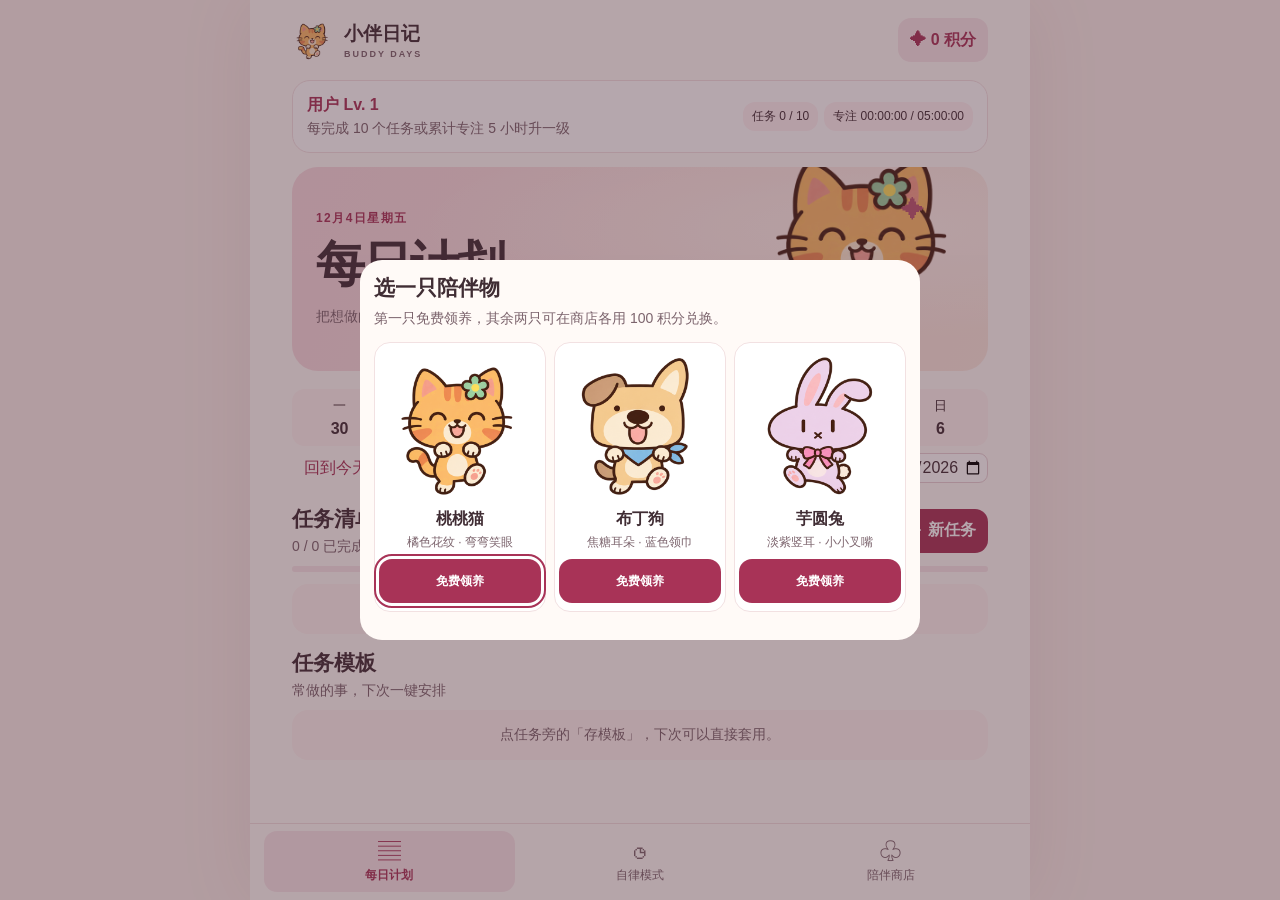
<file: index.html>
<!doctype html>
<html lang="zh-CN"><meta charset="utf-8"><meta name="viewport" content="width=device-width,initial-scale=1,viewport-fit=cover"><meta name="theme-color" content="#fff8f4"><meta name="apple-mobile-web-app-capable" content="yes"><link rel="apple-touch-icon" href="icon.png"><link rel="manifest" href="app.webmanifest"><link rel="stylesheet" href="style.css"><title>小伴日记</title>
<body><div class="shell"><header><div class="brand"><img src="icon.png" alt=""><span>小伴日记<small>BUDDY DAYS</small></span></div><button id="wallet" class="wallet" data-tab="shop">✦ <span id="points">0</span> 积分</button></header>
<main>
<aside class="card user-level" aria-label="用户等级">
  <div><strong id="userLevel"></strong><p>每完成 10 个任务或累计专注 5 小时升一级</p></div>
  <div class="level-stats"><span id="taskLevelProgress"></span><span id="focusLevelProgress"></span></div>
</aside>
<section id="plan"><article class="hero"><div class="intro"><p id="todayLabel"></p><h1>每日计划</h1><p>把想做的事，变成今天的小进步。</p></div><img src="cat.png" data-pet-image="named" alt="桃桃猫"><span class="spark s1">✦</span><span class="spark s2">✧</span></article>
<div class="dates" id="week"></div><div class="bar"><button id="today" class="quiet">回到今天</button><label class="pick">选日期 <input id="datePick" type="date"></label></div>
<div class="section-title"><div><h2>任务清单</h2><p id="summary"></p></div><button id="add" class="primary">＋ 新任务</button></div><div class="track"><div id="progress"></div></div><div id="tasks"></div>
<div class="section-title"><div><h2>任务模板</h2><p>常做的事，下次一键安排</p></div></div><div id="templates"></div></section>
<section id="focus" hidden><article class="hero short"><div class="intro"><p>FOCUS TIME</p><h1>自律模式</h1><p>每累计专注 1 小时，获得 1 积分</p></div><img src="cat.png" data-pet-image="named" alt="桃桃猫"></article><div class="timer card"><div class="dial"><p id="mode">准备开始</p><strong id="elapsed">00:00:00</strong></div><div id="timerActions"></div><p id="focusTotal"></p></div><div id="history"></div></section>
<section id="shop" hidden><article class="hero short"><div class="intro"><p>BUDDY SHOP</p><h1>陪伴商店</h1><p>用攒下的积分，领一只小陪伴。</p></div><span class="spark s1">✦</span></article><div id="petShop" class="pet-grid"></div><article class="card custom-panel">
  <div class="section-title"><div><h2>自定义宠物</h2><p id="customStatus"></p></div><button id="editCustom" class="primary">创建宠物</button></div>
  <div id="customSlot"></div>
</article><article class="product card"><div class="section-title"><div><h2>🍓 草莓</h2><p>陪伴物的食物 · 每颗 +2 好感度</p></div><strong>✦ 1 积分</strong></div><p id="foodStock"></p><button id="foodBuy" class="primary wide">兑换 1 颗草莓</button></article></section>
<article id="care" class="card care" hidden>
  <div class="care-profile">
    <div class="pet-look"><img src="cat.png" data-pet-image="named" alt="桃桃猫"><span class="pet-hat" aria-hidden="true"></span></div>
    <div class="care-details">
      <h2><span id="careName">我的陪伴</span> <span id="petLevel"></span></h2>
      <p id="petXp"></p><div class="track"><div id="petProgress"></div></div>
      <p>累计陪伴专注 5 分钟 +1 好感度</p>
    </div>
  </div>
  <div class="care-feed"><button id="feed" class="primary">🍓 喂草莓</button><p id="feedCount"></p><button id="foodLink" class="quiet" data-tab="shop" hidden>去商店兑换草莓</button></div>
  <h3>头饰</h3><div id="hats" class="hats"></div>
</article>
<button id="petFloat" class="pet-float" aria-label="和陪伴物打招呼" hidden>
  <span class="pet-look"><img src="cat.png" data-pet-image alt=""><span class="pet-hat" aria-hidden="true"></span></span>
</button>
<aside id="companion" class="card companion" hidden><img src="cat.png" data-pet-image alt=""><div><b id="quoteName">陪伴物说</b><p id="quote"></p><div class="quoteActions"><button id="shuffle" class="quiet">↻ 换一句</button><button id="speak" class="quiet">◖ 朗读</button></div><label><input id="voice" type="checkbox"> 自动朗读</label></div></aside>
</main><nav aria-label="主导航"><button data-tab="plan" aria-current="page"><i>▤</i>每日计划</button><button data-tab="focus"><i>◷</i>自律模式</button><button data-tab="shop"><i>♧</i>陪伴商店</button></nav></div>
<dialog id="petPicker" aria-labelledby="pickerTitle"><h2 id="pickerTitle">选一只陪伴物</h2><p>第一只免费领养，其余两只可在商店各用 100 积分兑换。</p><div id="petChoices" class="pet-grid"></div></dialog><dialog id="customEditor" aria-labelledby="customTitle">
  <form id="customForm">
    <div class="section-title"><h2 id="customTitle">自定义宠物</h2><button id="closeCustom" type="button" class="quiet" aria-label="关闭">✕</button></div>
    <label>宠物名字<input id="customName" maxlength="20" required placeholder="给它取个名字"></label>
    <label>宠物图片<input id="customImage" type="file" accept="image/*" aria-describedby="imageHelp"></label>
    <p id="imageHelp">建议用正方形图片，最大 20 MB。图片仅保存在当前设备。</p>
    <p id="customError" role="alert"></p>
    <button id="saveCustom" class="primary wide" type="submit">保存宠物</button>
  </form>
</dialog><dialog id="editor"><form id="form"><div class="section-title"><h2 id="editorTitle">新任务</h2><button type="button" id="close" class="quiet" aria-label="关闭">✕</button></div><label>做什么<input id="taskName" required maxlength="80" placeholder="例如：复习英语单词"></label><div class="fields"><label>日期<input id="taskDate" type="date" required></label><label>时间<input id="taskTime" type="time" required></label></div><button class="primary wide" type="submit">保存任务</button></form></dialog><div id="toast" role="status"></div><script src="app.js"></script></body></html>
</file>
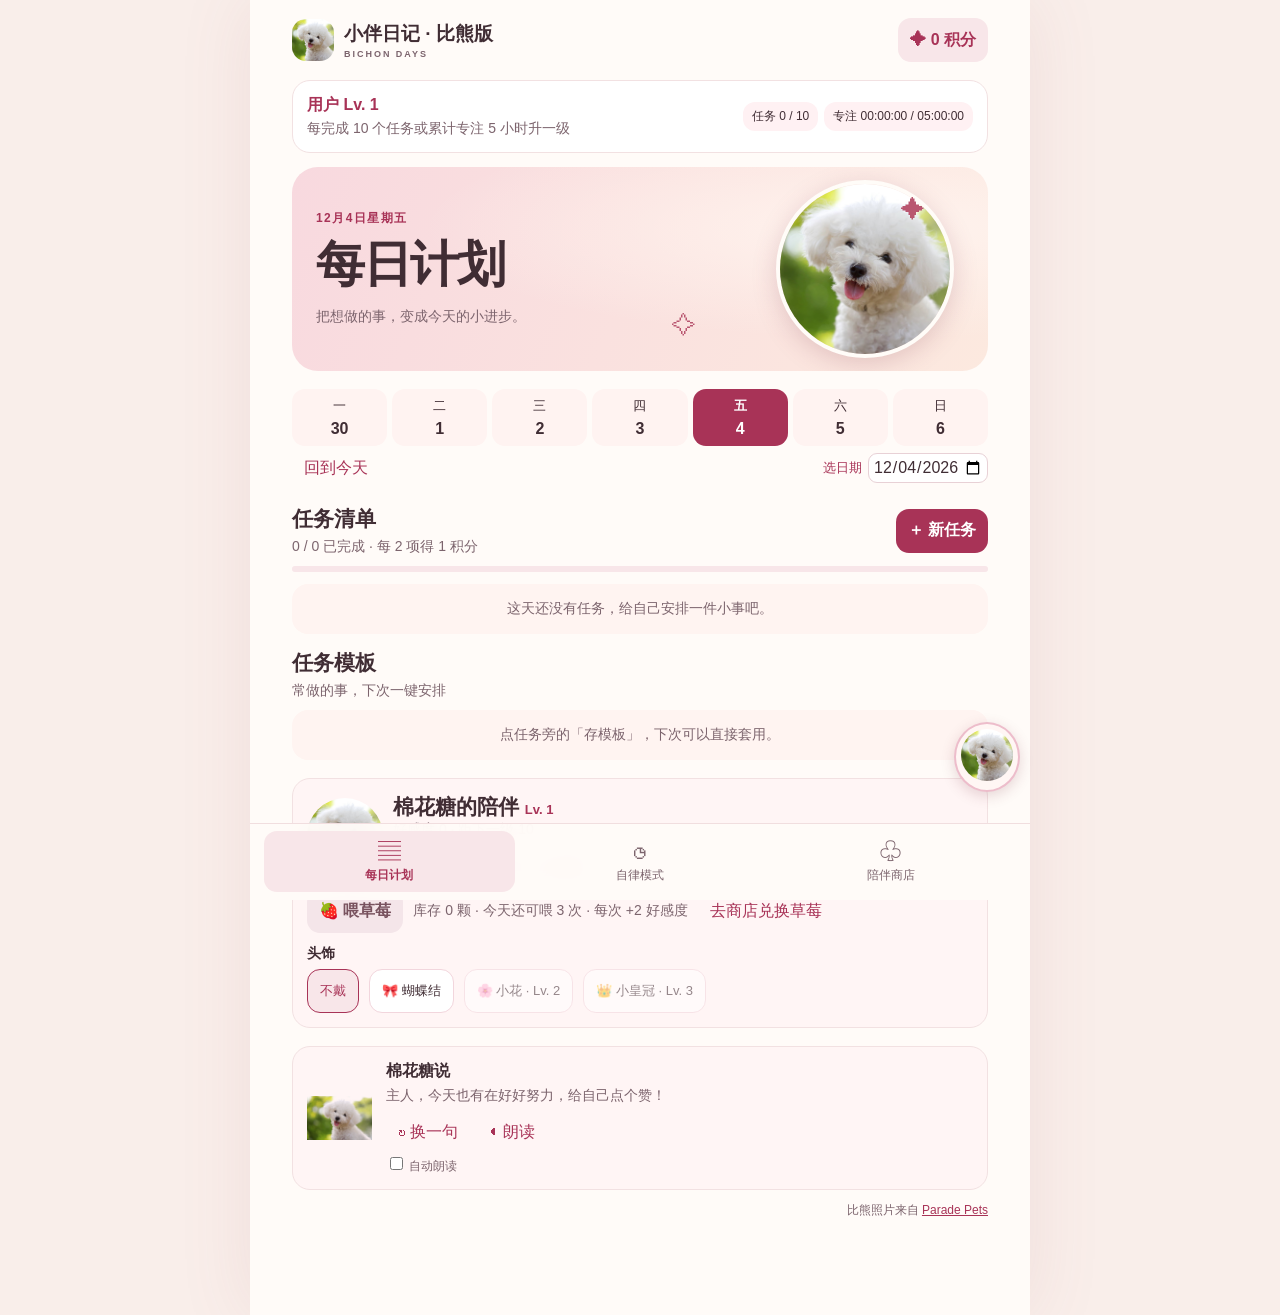
<file: bichon/index.html>
<!doctype html>
<html lang="zh-CN"><meta charset="utf-8"><meta name="viewport" content="width=device-width,initial-scale=1,viewport-fit=cover"><meta name="theme-color" content="#fff8f4"><meta name="apple-mobile-web-app-capable" content="yes"><link rel="apple-touch-icon" href="icon.png"><link rel="manifest" href="app.webmanifest"><link rel="stylesheet" href="style.css"><title>小伴日记 · 比熊版</title>
<body><div class="shell"><header><div class="brand"><img src="icon.png" alt=""><span>小伴日记 · 比熊版<small>BICHON DAYS</small></span></div><button id="wallet" class="wallet" data-tab="shop">✦ <span id="points">0</span> 积分</button></header>
<main>
<aside class="card user-level" aria-label="用户等级">
  <div><strong id="userLevel"></strong><p>每完成 10 个任务或累计专注 5 小时升一级</p></div>
  <div class="level-stats"><span id="taskLevelProgress"></span><span id="focusLevelProgress"></span></div>
</aside>
<section id="plan"><article class="hero"><div class="intro"><p id="todayLabel"></p><h1>每日计划</h1><p>把想做的事，变成今天的小进步。</p></div><button type="button" class="bichon-hero" data-pet-action aria-label="摸摸棉花糖"><img src="bichon.jpg" data-pet-image="named" alt="棉花糖"></button><span class="spark s1">✦</span><span class="spark s2">✧</span></article>
<div class="dates" id="week"></div><div class="bar"><button id="today" class="quiet">回到今天</button><label class="pick">选日期 <input id="datePick" type="date"></label></div>
<div class="section-title"><div><h2>任务清单</h2><p id="summary"></p></div><button id="add" class="primary">＋ 新任务</button></div><div class="track"><div id="progress"></div></div><div id="tasks"></div>
<div class="section-title"><div><h2>任务模板</h2><p>常做的事，下次一键安排</p></div></div><div id="templates"></div></section>
<section id="focus" hidden><article class="hero short"><div class="intro"><p>FOCUS TIME</p><h1>自律模式</h1><p>每累计专注 1 小时，获得 1 积分</p></div><button type="button" class="bichon-hero" data-pet-action aria-label="摸摸棉花糖"><img src="bichon.jpg" data-pet-image="named" alt="棉花糖"></button></article><div class="timer card"><div class="dial"><p id="mode">准备开始</p><strong id="elapsed">00:00:00</strong></div><div id="timerActions"></div><p id="focusTotal"></p></div><div id="history"></div></section>
<section id="shop" hidden><article class="hero short"><div class="intro"><p>BUDDY SHOP</p><h1>陪伴商店</h1><p>兑换草莓，给棉花糖加餐。</p></div><span class="spark s1">✦</span></article><div id="petShop" class="pet-grid"></div><article class="card custom-panel">
  <div class="section-title"><div><h2>自定义宠物</h2><p id="customStatus"></p></div><button id="editCustom" class="primary">创建宠物</button></div>
  <div id="customSlot"></div>
</article><article class="product card"><div class="section-title"><div><h2>🍓 草莓</h2><p>陪伴物的食物 · 每颗 +2 好感度</p></div><strong>✦ 1 积分</strong></div><p id="foodStock"></p><button id="foodBuy" class="primary wide">兑换 1 颗草莓</button></article></section>
<article id="care" class="card care" hidden>
  <div class="care-profile">
    <button type="button" class="pet-look pet-portrait" data-pet-action aria-label="摸摸棉花糖"><img src="bichon.jpg" data-pet-image="named" alt="棉花糖"><span class="pet-hat" aria-hidden="true"></span></button>
    <div class="care-details">
      <h2><span id="careName">我的陪伴</span> <span id="petLevel"></span></h2>
      <p id="petXp"></p><div class="track"><div id="petProgress"></div></div>
      <p>累计陪伴专注 5 分钟 +1 好感度</p>
    </div>
  </div>
  <div class="care-feed"><button id="feed" class="primary">🍓 喂草莓</button><p id="feedCount"></p><button id="foodLink" class="quiet" data-tab="shop" hidden>去商店兑换草莓</button></div>
  <h3>头饰</h3><div id="hats" class="hats"></div>
</article>
<button id="petFloat" class="pet-float" data-pet-action aria-label="和陪伴物打招呼" hidden>
  <span class="pet-look"><img src="bichon.jpg" data-pet-image alt=""><span class="pet-hat" aria-hidden="true"></span></span>
</button>
<aside id="companion" class="card companion" hidden><img src="bichon.jpg" data-pet-image alt=""><div><b id="quoteName">陪伴物说</b><p id="quote"></p><div class="quoteActions"><button id="shuffle" class="quiet">↻ 换一句</button><button id="speak" class="quiet">◖ 朗读</button></div><label><input id="voice" type="checkbox"> 自动朗读</label></div></aside>
<p class="photo-credit">比熊照片来自 <a id="photoCredit" href="https://paradepets.com/dogs/happiest-dog-breeds" target="_blank" rel="noopener">Parade Pets</a></p></main><nav aria-label="主导航"><button data-tab="plan" aria-current="page"><i>▤</i>每日计划</button><button data-tab="focus"><i>◷</i>自律模式</button><button data-tab="shop"><i>♧</i>陪伴商店</button></nav></div>
<dialog id="customEditor" aria-labelledby="customTitle">
  <form id="customForm">
    <div class="section-title"><h2 id="customTitle">自定义宠物</h2><button id="closeCustom" type="button" class="quiet" aria-label="关闭">✕</button></div>
    <label>宠物名字<input id="customName" maxlength="20" required placeholder="给它取个名字"></label>
    <label>宠物图片<input id="customImage" type="file" accept="image/*" aria-describedby="imageHelp"></label>
    <p id="imageHelp">建议用正方形图片，最大 20 MB。图片仅保存在当前设备。</p>
    <p id="customError" role="alert"></p>
    <button id="saveCustom" class="primary wide" type="submit">保存宠物</button>
  </form>
</dialog><dialog id="editor"><form id="form"><div class="section-title"><h2 id="editorTitle">新任务</h2><button type="button" id="close" class="quiet" aria-label="关闭">✕</button></div><label>做什么<input id="taskName" required maxlength="80" placeholder="例如：复习英语单词"></label><div class="fields"><label>日期<input id="taskDate" type="date" required></label><label>时间<input id="taskTime" type="time" required></label></div><button class="primary wide" type="submit">保存任务</button></form></dialog><div id="toast" role="status"></div><script src="app.js"></script></body></html>
</file>
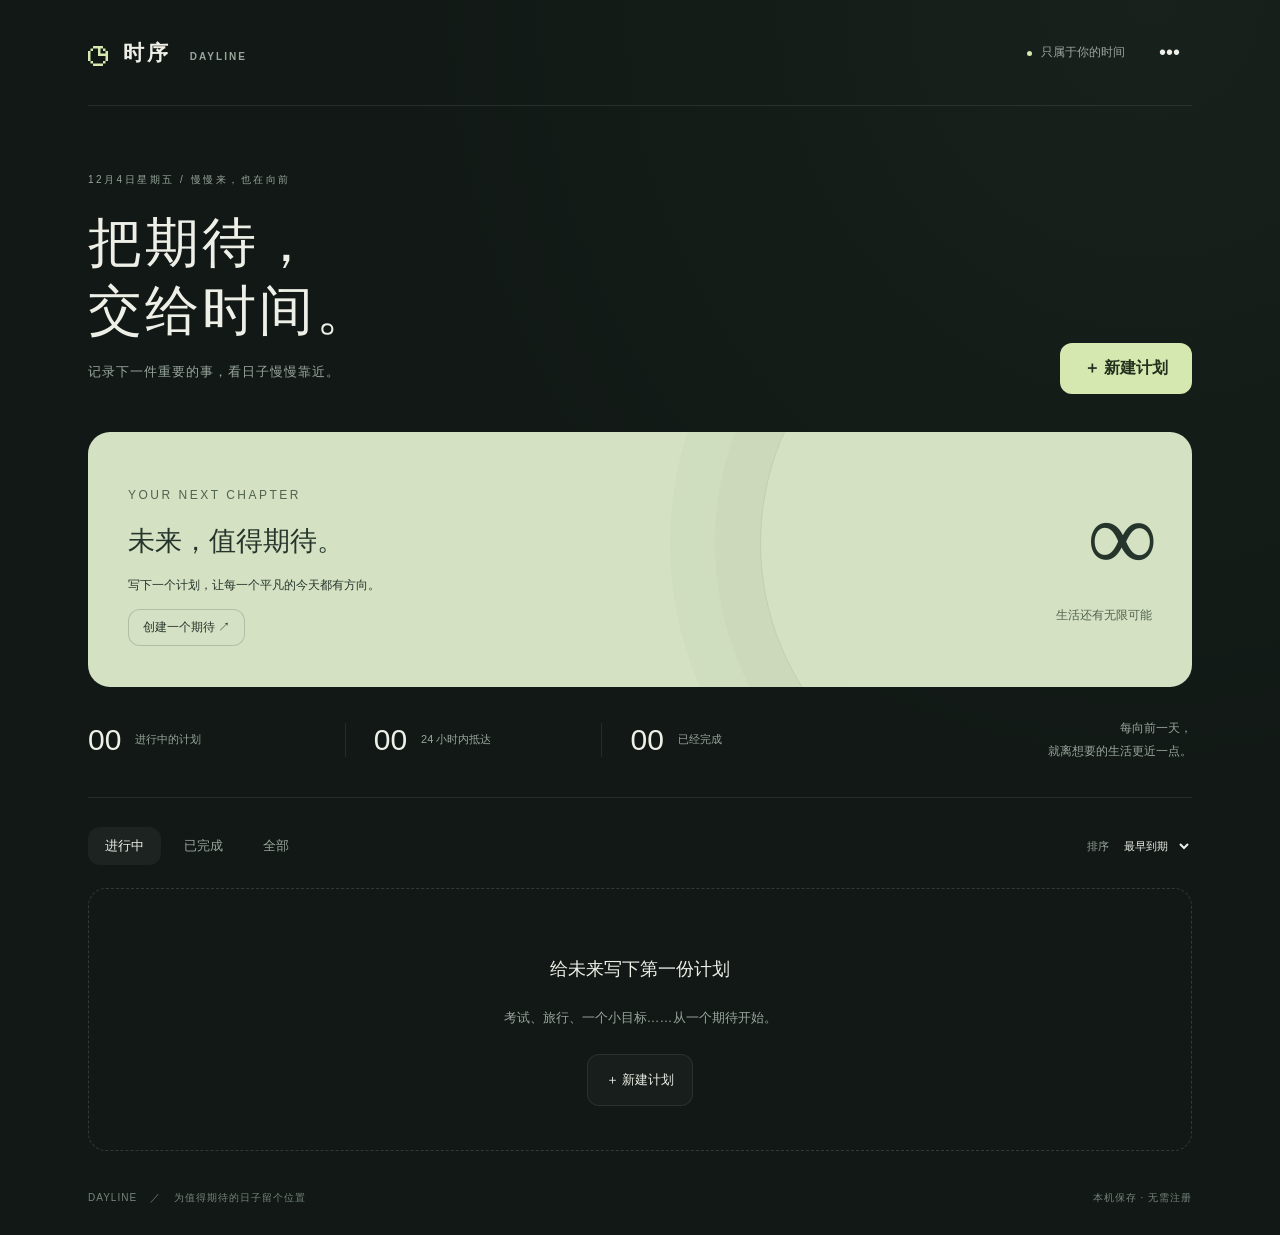
<file: countdown/index.html>
<!doctype html>
<html lang="zh-CN"><head><meta charset="UTF-8"><meta name="viewport" content="width=device-width,initial-scale=1,viewport-fit=cover"><meta name="theme-color" content="#111815"><meta name="description" content="时序：让每个期待，都有一个抵达的日子。简洁的个人计划倒计时。"><link rel="manifest" href="manifest.webmanifest"><link rel="icon" href="icon.svg"><link rel="stylesheet" href="style.css"><title>时序 · 计划倒计时</title></head>
<body><div class="shell"><header><a class="brand" href="./"><span class="mark">◷</span><span>时序 <small>DAYLINE</small></span></a><div class="header-right"><span class="local-badge"><i></i> 只属于你的时间</span><button class="icon-button" id="settings" aria-label="数据与安装说明">•••</button></div></header>
<main><section class="intro"><div><p class="eyebrow" id="today">A LITTLE CLOSER, EVERY DAY</p><h1>把期待，<br>交给时间。</h1><p class="subtitle">记录下一件重要的事，看日子慢慢靠近。</p></div><button class="primary" id="add">＋ 新建计划</button></section>
<section id="spotlight" class="spotlight" aria-label="最近的计划"></section>
<section class="overview" aria-label="计划概览"><div><span id="active-count">00</span><small>进行中的计划</small></div><div><span id="soon-count">00</span><small>24 小时内抵达</small></div><div><span id="done-count">00</span><small>已经完成</small></div><p>每向前一天，<br>就离想要的生活更近一点。</p></section>
<section class="plans"><div class="toolbar"><div class="tabs" role="group" aria-label="筛选计划"><button class="selected" data-filter="active">进行中</button><button data-filter="done">已完成</button><button data-filter="all">全部</button></div><label class="sort-label">排序 <select id="sort" aria-label="计划排序"><option value="due">最早到期</option><option value="created">最近创建</option></select></label></div><div id="cards" class="cards"></div></section></main>
<footer><span>DAYLINE <b>／</b> 为值得期待的日子留个位置</span><span>本机保存 · 无需注册</span></footer></div>
<dialog id="editor"><form id="plan-form"><div class="dialog-top"><p class="eyebrow">MAKE ROOM FOR WHAT MATTERS</p><button type="button" class="icon-button close" aria-label="关闭">×</button></div><h2 id="form-title">一个新的期待</h2><p class="muted">定好日子，剩下的交给倒计时。</p><label>计划名称<input id="title" maxlength="80" required placeholder="比如：完成第一本摄影集" autocomplete="off"></label><label>目标日期与时间<input id="due" type="datetime-local" required></label><div class="form-row"><label>分类<select id="category"><option>个人成长</option><option>学习考试</option><option>工作项目</option><option>旅行生活</option><option>重要纪念</option></select></label><label>主题色<select id="color"><option value="sage">鼠尾草绿</option><option value="sand">暖砂金</option><option value="lilac">雾紫</option><option value="blue">冰川蓝</option></select></label></div><label>给自己的话 <span class="muted">（选填）</span><textarea id="note" rows="2" maxlength="240" placeholder="为什么期待这一天？"></textarea></label><p id="form-error" class="error" role="alert"></p><button class="primary full" type="submit">保存计划 ↗</button></form></dialog>
<dialog id="data-dialog"><div class="dialog-top"><p class="eyebrow">YOUR OWN SPACE</p><button class="icon-button close" aria-label="关闭">×</button></div><h2>留住你的计划</h2><p class="muted">任何人都能使用。计划仅保存在当前浏览器，不会公开，也不会自动同步到其他设备。清除浏览器数据前，请先导出备份。</p><div class="data-actions"><button id="export">↓ 导出备份</button><button id="import">↑ 导入备份</button><input id="import-file" type="file" accept="application/json,.json" hidden></div><h3>放到手机桌面</h3><p class="muted">iPhone：Safari 的分享菜单 → 添加到主屏幕。<br>安卓：浏览器菜单 → 安装应用或添加到主屏幕。</p><p class="muted">倒计时在打开应用时自动更新，不提供后台通知。时间按设备当前时区显示。</p></dialog>
<div id="toast" role="status" hidden><span></span><button hidden>撤销</button></div><script type="module" src="app.js"></script></body></html>
</file>
<file: style.css>
*{box-sizing:border-box} [hidden]{display:none!important} :root{font-family:Nunito,-apple-system,BlinkMacSystemFont,"Microsoft YaHei",sans-serif;color:#402d34;background:#f9eeea;--berry:#a83357;--light:#f8e6e9;--muted:#7c646d} body{margin:0} .shell{max-width:780px;margin:auto;background:#fffbf8;min-height:100dvh;box-shadow:0 0 70px #9c58651a} header,main{padding-inline:clamp(18px,5vw,42px)} header{padding-top:max(18px,env(safe-area-inset-top));padding-bottom:18px;display:flex;justify-content:space-between;align-items:center}.brand{display:flex;align-items:center;gap:10px;font-weight:850;font-size:19px}.brand img{width:42px;border-radius:14px}.brand small{display:block;font-size:9px;letter-spacing:.22em;color:var(--muted);margin-top:2px} button,input{font:inherit}button{cursor:pointer;border:0;background:none;color:inherit;min-height:44px;border-radius:13px;padding:8px 12px}button:focus-visible,a:focus-visible,input:focus-visible{outline:2px solid var(--berry);outline-offset:3px}.wallet,.quiet{color:var(--berry)}.wallet{background:var(--light);font-weight:800}.hero{background:radial-gradient(ellipse at 85% 30%,#fff3ee,transparent 55%),linear-gradient(115deg,#f8d9df,#fce9df);position:relative;isolation:isolate;overflow:hidden;border-radius:26px;min-height:204px;display:flex;align-items:center;padding:24px}.hero img{position:absolute;width:42%;max-width:230px;right:1%;bottom:7px;z-index:-1;mix-blend-mode:multiply;mask-image:radial-gradient(ellipse 73% 74% at 50% 49%,#000 67%,transparent 98%)}.intro{max-width:62%}.intro p:first-child{font-size:12px;letter-spacing:.12em;color:var(--berry);font-weight:800}.intro p:last-child{line-height:1.55}.spark{position:absolute;color:#b95670;font-size:24px}.s1{right:9%;top:14%}.s2{right:42%;bottom:15%}.short{min-height:177px}h1,h2,p{margin:0}h1{font-size:clamp(30px,7vw,49px);letter-spacing:-.04em;margin:5px 0 8px}h2{font-size:21px}p{color:var(--muted);font-size:14px}.dates{display:grid;grid-template-columns:repeat(7,1fr);gap:5px;margin-top:18px}.dates button{padding:8px 0;background:#fff3f1}.dates button[aria-pressed=true],.primary{background:var(--berry);color:white;font-weight:800}.dates small{display:block;margin-bottom:5px}.bar,.section-title,.task,.fields,.quoteActions{display:flex;align-items:center;gap:8px}.bar,.section-title,.task{justify-content:space-between}.bar{margin-bottom:4px}.pick{font-size:13px;color:var(--berry);display:flex;align-items:center;gap:6px}.pick input{width:120px;padding:4px}.section-title{margin:15px 0 10px}.section-title p{margin-top:5px}.track{height:6px;border-radius:9px;background:var(--light);overflow:hidden;margin-bottom:12px}.track div{height:100%;background:#c85b7d}.card,.task{background:#fff;border:1px solid #f2e1e2;border-radius:18px;padding:14px;margin:8px 0}.empty{padding:16px;text-align:center;background:#fff4f1;border-radius:16px}.task{justify-content:flex-start}.task .check{border:1px solid #e8bac8;border-radius:50%;min-width:44px;color:var(--berry)}.task .checked{background:var(--light)}.task .info{flex:1;min-width:0;overflow-wrap:anywhere}.task .info p{margin-top:3px}.task .quiet{padding:5px}.timer,.product{text-align:center;padding:22px;margin-top:16px}.dial{width:min(64vw,250px);aspect-ratio:1;margin:12px auto 22px;border:9px solid #fae3e8;border-radius:50%;display:grid;place-content:center;background:#fff8f7}.dial strong{font-size:clamp(30px,8vw,48px);font-variant-numeric:tabular-nums}.timer>p{margin-top:12px}.productArt{background:#fcf8ed;border-radius:16px}.productArt img{width:min(100%,240px);mix-blend-mode:multiply}.product strong{color:var(--berry)}.wide{width:100%;margin-top:12px}.primary:disabled{background:#f4e5e9;color:#78525e;cursor:default}.companion{display:flex;align-items:center;gap:14px;background:#fff5f5;margin-top:18px}.companion img{width:65px;mix-blend-mode:multiply}.companion p{margin:5px 0}.companion a,.companion label{color:var(--muted);font-size:12px}.companion label input{width:auto;accent-color:var(--berry)}main{padding-bottom:calc(96px + env(safe-area-inset-bottom))}nav{position:fixed;bottom:0;left:50%;transform:translateX(-50%);width:min(100%,780px);display:grid;grid-template-columns:repeat(3,1fr);background:#fffbf8f5;backdrop-filter:blur(12px);border-top:1px solid #f1dedf;padding:7px 14px max(8px,env(safe-area-inset-bottom));z-index:2}nav button{font-size:12px;color:var(--muted)}nav button[aria-current]{background:var(--light);color:var(--berry);font-weight:800}nav i{display:block;font:normal 23px/1.1 sans-serif;margin-bottom:3px}dialog{width:min(92vw,410px);border:0;border-radius:22px;padding:20px;color:inherit;background:#fffaf7}dialog::backdrop{background:#49263567}form label{display:block;font-size:14px;margin-bottom:10px}.fields label{min-width:0;flex:1}input:not([type=checkbox]){border:1px solid #e8d1d6;border-radius:9px;background:white;color:#402d34;font-size:16px}form input{display:block;width:100%;min-height:44px;margin-top:5px;padding:8px}#toast:not(:empty){position:fixed;bottom:calc(83px + env(safe-area-inset-bottom));left:50%;transform:translateX(-50%);width:max-content;max-width:90vw;background:#50323e;color:white;padding:12px 16px;border-radius:14px;z-index:3} 

.care{background:#fff5f5;margin-top:18px}
.care-profile,.care-feed,.hats{display:flex;align-items:center;gap:10px;flex-wrap:wrap}
.care-details{flex:1;min-width:160px}
.care-details .track{margin:8px 0}
.care h3{font-size:14px;margin:12px 0 6px}
#petLevel{font-size:13px;color:var(--berry)}
.pet-look{display:inline-block;position:relative;width:76px}
.pet-look img{display:block;width:100%;border-radius:50%}
.pet-hat{position:absolute;top:-5%;left:50%;transform:translateX(-50%) rotate(-12deg);font-size:22px;line-height:1}
.hat-choice{background:white;border:1px solid #f2d6dd;font-size:13px}
.hat-choice[aria-pressed=true]{background:var(--light);border-color:var(--berry);color:var(--berry)}
.hat-choice:disabled{opacity:.55}
.care-feed{margin-top:10px}
.pet-float{position:fixed;right:max(12px,env(safe-area-inset-right),calc((100vw - 760px)/2));bottom:calc(76px + env(safe-area-inset-bottom));padding:5px;background:#fff6f4;border:2px solid #edbdcb;border-radius:50%;box-shadow:0 4px 14px #73283a2d;z-index:2}
.pet-float .pet-look{width:52px}
.pet-float .pet-hat{font-size:16px}
.hop{animation:pet-hop .6s ease-in-out}
@keyframes pet-hop{25%{transform:translateY(-12px) rotate(-10deg)}55%{transform:translateY(-3px) rotate(8deg)}75%{transform:translateY(-6px) rotate(-4deg)}}
@media(prefers-reduced-motion:reduce){.hop{animation:none}}
.pet-grid{display:grid;grid-template-columns:repeat(3,minmax(0,1fr));gap:8px;margin:14px 0}
.pet-card{min-width:0;border:1px solid #f2e1e2;border-radius:16px;background:#fff;text-align:center;padding:8px 4px}
.pet-card img{width:100%;max-width:150px;aspect-ratio:1;object-fit:contain}
.pet-card h3{font-size:16px;margin:4px 0}
.pet-card p{font-size:12px;line-height:1.45;margin:4px auto 8px}
.pet-card button{width:100%;font-size:12px;padding-inline:3px}
#petPicker{width:min(94vw,560px);padding:14px}
#petPicker>p{margin-top:8px}
.hero img{mix-blend-mode:normal;mask-image:none}
.user-level{display:flex;justify-content:space-between;align-items:center;gap:8px 16px;flex-wrap:wrap;margin:0 0 14px}
.user-level strong{color:var(--berry)}
.user-level p{margin-top:4px}
.level-stats{display:flex;gap:6px;flex-wrap:wrap}
.level-stats span{border-radius:12px;background:#fff1f3;padding:6px 9px;font-size:12px;font-variant-numeric:tabular-nums}
.custom-panel .section-title{margin:0}
.custom-panel button{flex-shrink:0}
#customSlot:not(:empty){margin-top:12px;max-width:190px}
#customError:not(:empty){margin-top:8px;color:var(--berry)}
#customImage{max-width:100%}
.hero img,.pet-look img{aspect-ratio:1;object-fit:contain}
.care-details,.companion{overflow-wrap:anywhere}
</file>
<file: bichon/style.css>
*{box-sizing:border-box} [hidden]{display:none!important} :root{font-family:Nunito,-apple-system,BlinkMacSystemFont,"Microsoft YaHei",sans-serif;color:#402d34;background:#f9eeea;--berry:#a83357;--light:#f8e6e9;--muted:#7c646d} body{margin:0} .shell{max-width:780px;margin:auto;background:#fffbf8;min-height:100dvh;box-shadow:0 0 70px #9c58651a} header,main{padding-inline:clamp(18px,5vw,42px)} header{padding-top:max(18px,env(safe-area-inset-top));padding-bottom:18px;display:flex;justify-content:space-between;align-items:center}.brand{display:flex;align-items:center;gap:10px;font-weight:850;font-size:19px}.brand img{width:42px;border-radius:14px}.brand small{display:block;font-size:9px;letter-spacing:.22em;color:var(--muted);margin-top:2px} button,input{font:inherit}button{cursor:pointer;border:0;background:none;color:inherit;min-height:44px;border-radius:13px;padding:8px 12px}button:focus-visible,a:focus-visible,input:focus-visible{outline:2px solid var(--berry);outline-offset:3px}.wallet,.quiet{color:var(--berry)}.wallet{background:var(--light);font-weight:800}.hero{background:radial-gradient(ellipse at 85% 30%,#fff3ee,transparent 55%),linear-gradient(115deg,#f8d9df,#fce9df);position:relative;isolation:isolate;overflow:hidden;border-radius:26px;min-height:204px;display:flex;align-items:center;padding:24px}.hero img{position:absolute;width:42%;max-width:230px;right:1%;bottom:7px;z-index:-1;mix-blend-mode:multiply;mask-image:radial-gradient(ellipse 73% 74% at 50% 49%,#000 67%,transparent 98%)}.intro{max-width:62%}.intro p:first-child{font-size:12px;letter-spacing:.12em;color:var(--berry);font-weight:800}.intro p:last-child{line-height:1.55}.spark{position:absolute;color:#b95670;font-size:24px}.s1{right:9%;top:14%}.s2{right:42%;bottom:15%}.short{min-height:177px}h1,h2,p{margin:0}h1{font-size:clamp(30px,7vw,49px);letter-spacing:-.04em;margin:5px 0 8px}h2{font-size:21px}p{color:var(--muted);font-size:14px}.dates{display:grid;grid-template-columns:repeat(7,1fr);gap:5px;margin-top:18px}.dates button{padding:8px 0;background:#fff3f1}.dates button[aria-pressed=true],.primary{background:var(--berry);color:white;font-weight:800}.dates small{display:block;margin-bottom:5px}.bar,.section-title,.task,.fields,.quoteActions{display:flex;align-items:center;gap:8px}.bar,.section-title,.task{justify-content:space-between}.bar{margin-bottom:4px}.pick{font-size:13px;color:var(--berry);display:flex;align-items:center;gap:6px}.pick input{width:120px;padding:4px}.section-title{margin:15px 0 10px}.section-title p{margin-top:5px}.track{height:6px;border-radius:9px;background:var(--light);overflow:hidden;margin-bottom:12px}.track div{height:100%;background:#c85b7d}.card,.task{background:#fff;border:1px solid #f2e1e2;border-radius:18px;padding:14px;margin:8px 0}.empty{padding:16px;text-align:center;background:#fff4f1;border-radius:16px}.task{justify-content:flex-start}.task .check{border:1px solid #e8bac8;border-radius:50%;min-width:44px;color:var(--berry)}.task .checked{background:var(--light)}.task .info{flex:1;min-width:0;overflow-wrap:anywhere}.task .info p{margin-top:3px}.task .quiet{padding:5px}.timer,.product{text-align:center;padding:22px;margin-top:16px}.dial{width:min(64vw,250px);aspect-ratio:1;margin:12px auto 22px;border:9px solid #fae3e8;border-radius:50%;display:grid;place-content:center;background:#fff8f7}.dial strong{font-size:clamp(30px,8vw,48px);font-variant-numeric:tabular-nums}.timer>p{margin-top:12px}.productArt{background:#fcf8ed;border-radius:16px}.productArt img{width:min(100%,240px);mix-blend-mode:multiply}.product strong{color:var(--berry)}.wide{width:100%;margin-top:12px}.primary:disabled{background:#f4e5e9;color:#78525e;cursor:default}.companion{display:flex;align-items:center;gap:14px;background:#fff5f5;margin-top:18px}.companion img{width:65px;mix-blend-mode:multiply}.companion p{margin:5px 0}.companion a,.companion label{color:var(--muted);font-size:12px}.companion label input{width:auto;accent-color:var(--berry)}main{padding-bottom:calc(96px + env(safe-area-inset-bottom))}nav{position:fixed;bottom:0;left:50%;transform:translateX(-50%);width:min(100%,780px);display:grid;grid-template-columns:repeat(3,1fr);background:#fffbf8f5;backdrop-filter:blur(12px);border-top:1px solid #f1dedf;padding:7px 14px max(8px,env(safe-area-inset-bottom));z-index:2}nav button{font-size:12px;color:var(--muted)}nav button[aria-current]{background:var(--light);color:var(--berry);font-weight:800}nav i{display:block;font:normal 23px/1.1 sans-serif;margin-bottom:3px}dialog{width:min(92vw,410px);border:0;border-radius:22px;padding:20px;color:inherit;background:#fffaf7}dialog::backdrop{background:#49263567}form label{display:block;font-size:14px;margin-bottom:10px}.fields label{min-width:0;flex:1}input:not([type=checkbox]){border:1px solid #e8d1d6;border-radius:9px;background:white;color:#402d34;font-size:16px}form input{display:block;width:100%;min-height:44px;margin-top:5px;padding:8px}#toast:not(:empty){position:fixed;bottom:calc(83px + env(safe-area-inset-bottom));left:50%;transform:translateX(-50%);width:max-content;max-width:90vw;background:#50323e;color:white;padding:12px 16px;border-radius:14px;z-index:3} 

.care{background:#fff5f5;margin-top:18px}
.care-profile,.care-feed,.hats{display:flex;align-items:center;gap:10px;flex-wrap:wrap}
.care-details{flex:1;min-width:160px}
.care-details .track{margin:8px 0}
.care h3{font-size:14px;margin:12px 0 6px}
#petLevel{font-size:13px;color:var(--berry)}
.pet-look{display:inline-block;position:relative;width:76px}
.pet-look img{display:block;width:100%;border-radius:50%}
.pet-hat{position:absolute;top:-5%;left:50%;transform:translateX(-50%) rotate(-12deg);font-size:22px;line-height:1}
.hat-choice{background:white;border:1px solid #f2d6dd;font-size:13px}
.hat-choice[aria-pressed=true]{background:var(--light);border-color:var(--berry);color:var(--berry)}
.hat-choice:disabled{opacity:.55}
.care-feed{margin-top:10px}
.pet-float{position:fixed;right:max(12px,env(safe-area-inset-right),calc((100vw - 760px)/2));bottom:calc(76px + env(safe-area-inset-bottom));padding:5px;background:#fff6f4;border:2px solid #edbdcb;border-radius:50%;box-shadow:0 4px 14px #73283a2d;z-index:2}
.pet-float .pet-look{width:52px}
.pet-float .pet-hat{font-size:16px}
.hop{animation:pet-hop .6s ease-in-out}
@keyframes pet-hop{25%{transform:translateY(-12px) rotate(-10deg)}55%{transform:translateY(-3px) rotate(8deg)}75%{transform:translateY(-6px) rotate(-4deg)}}
@media(prefers-reduced-motion:reduce){.hop{animation:none}}
.pet-grid{display:grid;grid-template-columns:repeat(3,minmax(0,1fr));gap:8px;margin:14px 0}
.pet-card{min-width:0;border:1px solid #f2e1e2;border-radius:16px;background:#fff;text-align:center;padding:8px 4px}
.pet-card img{width:100%;max-width:150px;aspect-ratio:1;object-fit:contain}
.pet-card h3{font-size:16px;margin:4px 0}
.pet-card p{font-size:12px;line-height:1.45;margin:4px auto 8px}
.pet-card button{width:100%;font-size:12px;padding-inline:3px}
#petPicker{width:min(94vw,560px);padding:14px}
#petPicker>p{margin-top:8px}
.hero img{mix-blend-mode:normal;mask-image:none}
.user-level{display:flex;justify-content:space-between;align-items:center;gap:8px 16px;flex-wrap:wrap;margin:0 0 14px}
.user-level strong{color:var(--berry)}
.user-level p{margin-top:4px}
.level-stats{display:flex;gap:6px;flex-wrap:wrap}
.level-stats span{border-radius:12px;background:#fff1f3;padding:6px 9px;font-size:12px;font-variant-numeric:tabular-nums}
.custom-panel .section-title{margin:0}
.custom-panel button{flex-shrink:0}
#customSlot:not(:empty){margin-top:12px;max-width:190px}
#customError:not(:empty){margin-top:8px;color:var(--berry)}
#customImage{max-width:100%}
.hero img,.pet-look img{aspect-ratio:1;object-fit:contain}
.care-details,.companion{overflow-wrap:anywhere}

.bichon-hero{position:absolute;right:clamp(12px,4vw,34px);width:clamp(98px,30vw,178px);aspect-ratio:1;padding:0;border-radius:50%;border:4px solid #fffcf8;box-shadow:0 6px 24px #8b435336;background:#f9e4dd}
.bichon-hero img{position:static;width:100%;height:100%;max-width:none;border-radius:50%;object-fit:cover;display:block}
.bichon-hero+.spark{pointer-events:none}
.pet-portrait{padding:0;border-radius:50%}
.pet-portrait img,.pet-float img,.pet-card img{object-fit:cover;border-radius:50%}
#petShop{grid-template-columns:minmax(0,190px)}
#petFloat{bottom:calc(108px + env(safe-area-inset-bottom))}
#toast:not(:empty){max-width:calc(100vw - 100px);bottom:calc(78px + env(safe-area-inset-bottom))}
.photo-credit{font-size:12px;color:var(--muted);text-align:right;margin-top:12px}
.photo-credit a{color:var(--berry)}
.pet-hop{animation:bichon-hop .64s ease}
.pet-wiggle{animation:bichon-wiggle .72s ease}
.pet-spin{animation:bichon-spin .68s ease}
.pet-tilt{animation:bichon-tilt 1.15s ease}
.pet-stretch{animation:bichon-stretch 1.3s ease}
.pet-bob{animation:bichon-bob 1s ease}
@keyframes bichon-hop{36%{transform:translateY(-14%) scale(1.07)}72%{transform:translateY(2%) scale(1.06,.94)}}
@keyframes bichon-wiggle{22%,62%{transform:rotate(-12deg)}42%,82%{transform:rotate(12deg)}}
@keyframes bichon-spin{to{transform:rotate(360deg)}}
@keyframes bichon-tilt{35%,65%{transform:rotate(-10deg)}}
@keyframes bichon-stretch{40%,60%{transform:scale(1.05,.94)}}
@keyframes bichon-bob{33%{transform:translateY(-5%)}66%{transform:translateY(-2%)}}
@media(prefers-reduced-motion:reduce){[data-pet-action] img{animation:none}}
</file>
<file: countdown/style.css>
:root{color-scheme:dark;--bg:#111815;--panel:#1b2420;--line:#ffffff16;--text:#eef0e8;--muted:#99a69d;--accent:#d4e8af;font-family:Inter,"Segoe UI","Microsoft YaHei",sans-serif}*{box-sizing:border-box}body{margin:0;background:var(--bg);color:var(--text);min-height:100vh;background-image:radial-gradient(ellipse at 90% 0%,#31433735,transparent 48%)}button,input,select,textarea{font:inherit}button,a,select{-webkit-tap-highlight-color:transparent}button{cursor:pointer;border:1px solid var(--line);border-radius:12px;padding:12px 18px;background:#ffffff07;color:var(--text);transition:background .2s,transform .2s}button:hover{background:#ffffff12}button:active{transform:translateY(1px)}button:focus-visible,a:focus-visible,input:focus-visible,select:focus-visible,textarea:focus-visible{outline:2px solid var(--accent);outline-offset:4px}a{color:inherit;text-decoration:none}.shell{max-width:1200px;margin:auto;padding:0 48px}header{height:106px;display:flex;align-items:center;justify-content:space-between;border-bottom:1px solid var(--line)}.brand{display:flex;align-items:center;gap:12px;font-size:21px;font-weight:600;letter-spacing:3px}.brand small{font-size:10px;letter-spacing:2px;color:var(--muted);margin-left:10px}.mark{font-size:40px;color:var(--accent);font-weight:300}.header-right{display:flex;align-items:center;gap:22px}.local-badge{font-size:12px;color:var(--muted)}i{display:inline-block;width:5px;height:5px;border-radius:50%;background:var(--accent);margin-right:6px}.icon-button{border:0;background:none;font-size:20px;padding:7px 12px}.intro{display:flex;align-items:flex-end;justify-content:space-between;padding:55px 0 38px}.eyebrow{font-size:10px;letter-spacing:2.5px;color:var(--muted);line-height:1.7}h1{font-family:Georgia,"Songti SC","SimSun",serif;font-weight:400;font-size:54px;line-height:1.25;letter-spacing:3px;margin:22px 0 18px}.subtitle{font-size:13px;color:var(--muted);letter-spacing:1px}.primary{background:var(--accent);color:#22301e;border:0;font-weight:600;padding:15px 24px}.primary:hover{background:#e0f2c0}.spotlight{position:relative;overflow:hidden;border-radius:22px;padding:34px 40px;background:#d4e1c3;color:#25352b;min-height:255px;display:flex;justify-content:space-between;align-items:center;gap:24px}.spotlight:after{content:"";position:absolute;right:-110px;top:-160px;width:540px;height:540px;border:1px solid #52654a24;border-radius:50%;box-shadow:0 0 0 45px #52654a09,0 0 0 90px #52654a07;pointer-events:none}.spotlight .eyebrow{color:#51634e}.spotlight h2{font-size:27px;font-weight:500;margin:16px 0;overflow-wrap:anywhere}.spotlight p{font-size:12px;line-height:1.8}.spot-content{max-width:60%;z-index:1}.spot-number{z-index:1;white-space:nowrap;text-align:right}.spot-number strong{font-family:Georgia,serif;font-size:98px;font-weight:400;letter-spacing:-5px}.spot-number span{font-size:17px;margin-left:10px}.spot-number p{color:#51634e}.spotlight .text-button{border-color:#25352b33;color:#25352b;padding:9px 14px;font-size:12px}.overview{display:grid;grid-template-columns:1fr 1fr 1fr 1.3fr;align-items:center;padding:30px 0 34px;border-bottom:1px solid var(--line)}.overview div{display:flex;align-items:center;gap:14px}.overview div+div{border-left:1px solid var(--line);padding-left:28px}.overview span{font-size:30px;font-weight:300;font-variant-numeric:tabular-nums}.overview small{font-size:11px;color:var(--muted)}.overview p{font-family:Georgia,"SimSun",serif;font-size:12px;color:var(--muted);line-height:1.9;text-align:right;margin:0}.toolbar{display:flex;justify-content:space-between;align-items:center;margin:29px 0 23px}.tabs{display:flex;gap:6px}.tabs button{border:0;background:none;font-size:13px;color:var(--muted);padding:10px 17px}.tabs button.selected{background:#ffffff0c;color:var(--text)}.sort-label{font-size:11px;color:var(--muted)}select{border:0;background:var(--panel);color:var(--text);padding:8px;border-radius:7px}.sort-label select{background:transparent;font-size:11px}.cards{display:grid;grid-template-columns:repeat(3,minmax(0,1fr));gap:17px}.card{background:linear-gradient(130deg,#ffffff04,transparent),var(--panel);border:1px solid var(--line);padding:23px;border-radius:17px;--card-accent:#d4e8af;min-height:245px}.card[data-color=sand]{--card-accent:#e6c79b}.card[data-color=lilac]{--card-accent:#c7bce5}.card[data-color=blue]{--card-accent:#b3d5e8}.card-top{display:flex;align-items:center;justify-content:space-between}.tag{font-size:10px;letter-spacing:1px;color:var(--card-accent)}.card .edit{font-size:11px;padding:5px 8px;color:var(--muted);border:0;background:transparent}.card h3{font-size:17px;font-weight:500;margin:20px 0 9px;overflow-wrap:anywhere}.card .note{font-size:11px;color:var(--muted);white-space:nowrap;overflow:hidden;text-overflow:ellipsis;min-height:15px}.count{margin:22px 0 18px;color:var(--card-accent)}.count strong{font-size:43px;font-family:Georgia,serif;font-weight:400;letter-spacing:-1px}.count span{font-size:12px;margin-left:8px}.count .status-word{font-size:27px;letter-spacing:0}.card-bottom{border-top:1px solid var(--line);padding-top:16px;display:flex;justify-content:space-between;gap:6px;align-items:center}.card time{font-size:10px;color:var(--muted)}.card-actions{display:flex;gap:5px}.card-actions button{padding:5px;font-size:10px;border:0;color:var(--muted)}.empty{grid-column:1/-1;text-align:center;padding:44px 20px;border:1px dashed #ffffff25;border-radius:18px;color:var(--muted);line-height:2;font-size:13px}.empty h3{color:var(--text);font-size:18px;font-weight:400}.empty button{margin-top:10px}footer{display:flex;justify-content:space-between;color:#77857c;font-size:10px;letter-spacing:1px;padding:40px 0 30px}footer b{font-weight:400;margin:0 9px}dialog{border:1px solid #ffffff20;border-radius:22px;background:#1b2420;color:var(--text);padding:30px;width:min(490px,calc(100% - 28px));max-height:90dvh;box-shadow:0 30px 100px #0008}dialog::backdrop{background:#080e0bbb;backdrop-filter:blur(7px)}.dialog-top{display:flex;align-items:center;justify-content:space-between}h2{font-weight:500;font-size:26px;margin:15px 0}.muted{font-size:12px;line-height:1.9;color:var(--muted)}form label{display:block;font-size:12px;margin-top:19px}input,textarea,form select{width:100%;margin-top:9px;border:1px solid #ffffff20;border-radius:9px;padding:12px;color:var(--text);background:#111815;font-size:14px;min-width:0}textarea{resize:vertical}.form-row{display:flex;gap:15px}.form-row label{flex:1;min-width:0}.full{width:100%;margin-top:12px}.error{color:#efb2a2;font-size:12px}.data-actions{display:flex;gap:10px;margin:22px 0}h3{font-size:16px;font-weight:500}#toast{position:fixed;bottom:25px;left:50%;transform:translateX(-50%);max-width:90%;width:max-content;border:1px solid #ffffff25;padding:14px 22px;border-radius:12px;background:#344638;z-index:10;box-shadow:0 5px 30px #0005;font-size:13px}#toast button{padding:4px 9px;margin-left:15px;color:var(--accent)}[hidden]{display:none!important}@media(min-width:1400px){.intro{padding-top:65px}.shell{max-width:1250px}}@media(max-width:820px){.shell{padding:0 25px}.cards{grid-template-columns:repeat(2,minmax(0,1fr))}.overview{grid-template-columns:repeat(3,1fr)}.overview p{display:none}.overview div{flex-direction:column;align-items:flex-start;gap:6px}.overview div+div{padding-left:24px}.spot-number strong{font-size:76px}.spotlight{padding:30px}.spotlight h2{font-size:23px}}@media(max-width:520px){.shell{padding:0 20px}header{height:80px}.brand small{margin-left:4px;font-size:9px}.local-badge{display:none}.intro{padding:33px 0 26px;align-items:flex-start;gap:10px;position:relative}h1{font-size:42px;margin:18px 0}.intro .primary{position:absolute;right:0;top:95px;padding:13px 15px;font-size:12px}.subtitle{font-size:11px}.intro .eyebrow{font-size:8px}.spotlight{min-height:270px;display:block;padding:25px}.spot-content{max-width:100%}.spotlight h2{font-size:22px;max-width:100%}.spot-number{display:flex;justify-content:flex-end;align-items:baseline;margin-top:10px;gap:8px}.spot-number strong{font-size:69px;letter-spacing:-3px}.spot-number span{font-size:13px;margin-left:0}.spot-number p{font-size:10px}.overview{padding:26px 0}.overview span{font-size:26px}.overview small{font-size:9px}.overview div+div{padding-left:17px}.cards{grid-template-columns:1fr}.card{min-height:220px;padding:22px}.card h3{margin-top:15px}.count{margin:18px 0}.card time{font-size:11px}.card-actions button{padding:8px}.tabs button{padding:9px 12px}.sort-label{font-size:0}.sort-label select{max-width:100px}footer{line-height:2;display:block;padding-bottom:max(25px,env(safe-area-inset-bottom))}footer>span{display:block}dialog{padding:22px}.data-actions button{flex:1}}
</file>
